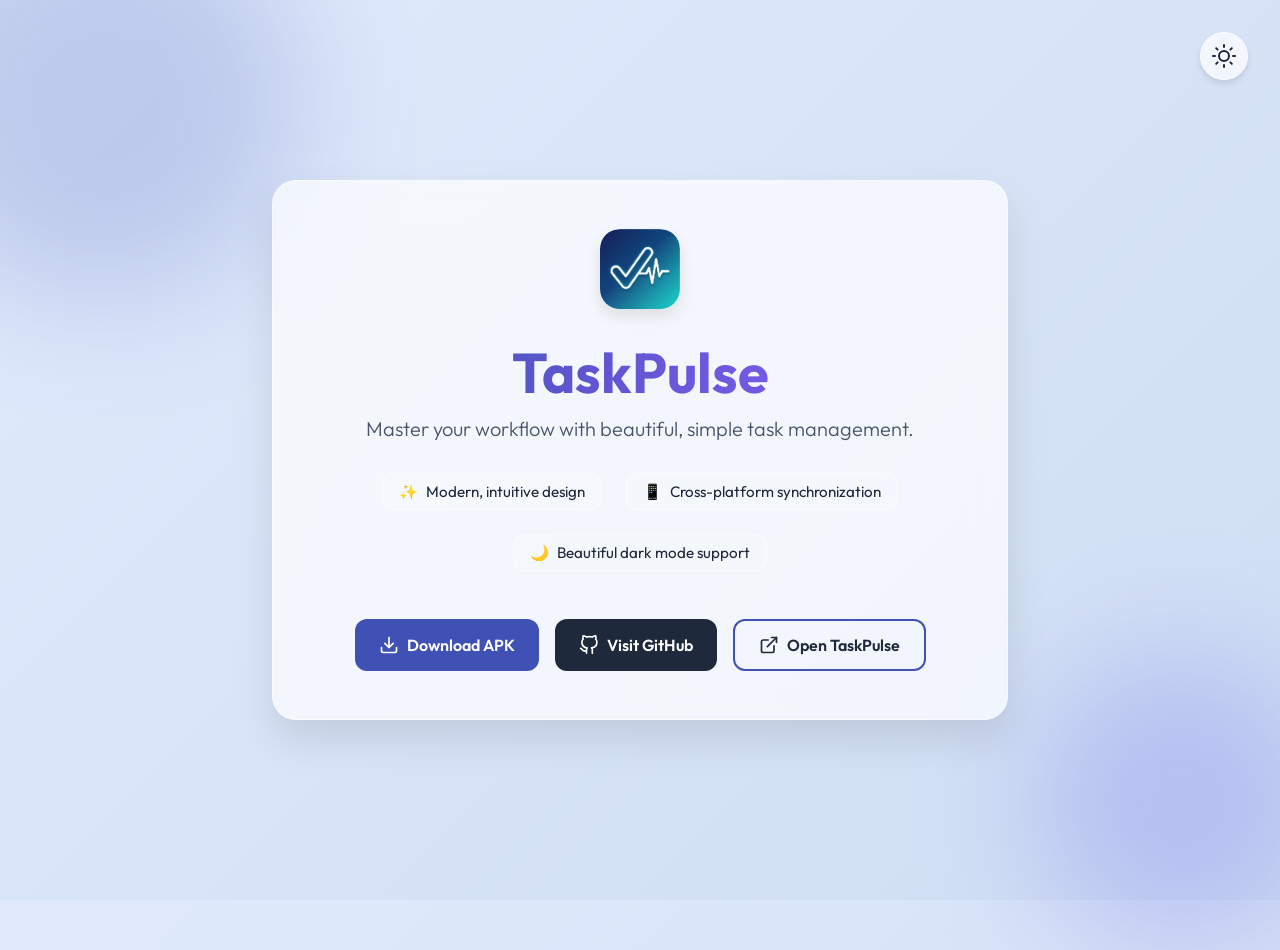
<file: landing/index.html>
<!DOCTYPE html>
<html lang="en">

<head>
    <meta charset="UTF-8">
    <meta name="viewport" content="width=device-width, initial-scale=1.0">
    <title>TaskPulse - Master Your Workflow</title>
    <meta name="description"
        content="TaskPulse is a modern, beautiful task manager designed to help you stay organized and boost productivity.">
    <link rel="icon" type="image/png" href="favicon.png">
    <link href="https://fonts.googleapis.com/css2?family=Outfit:wght@300;400;600;700&display=swap" rel="stylesheet">
    <link rel="stylesheet" href="styles.css">
</head>

<body>
    <!-- Theme Toggle -->
    <button id="theme-toggle" class="theme-toggle" aria-label="Toggle Dark Mode">
        <svg class="sun-icon" xmlns="http://www.w3.org/2000/svg" width="24" height="24" viewBox="0 0 24 24" fill="none"
            stroke="currentColor" stroke-width="2" stroke-linecap="round" stroke-linejoin="round">
            <circle cx="12" cy="12" r="5"></circle>
            <line x1="12" y1="1" x2="12" y2="3"></line>
            <line x1="12" y1="21" x2="12" y2="23"></line>
            <line x1="4.22" y1="4.22" x2="5.64" y2="5.64"></line>
            <line x1="18.36" y1="18.36" x2="19.78" y2="19.78"></line>
            <line x1="1" y1="12" x2="3" y2="12"></line>
            <line x1="21" y1="12" x2="23" y2="12"></line>
            <line x1="4.22" y1="19.78" x2="5.64" y2="18.36"></line>
            <line x1="18.36" y1="5.64" x2="19.78" y2="4.22"></line>
        </svg>
        <svg class="moon-icon" xmlns="http://www.w3.org/2000/svg" width="24" height="24" viewBox="0 0 24 24" fill="none"
            stroke="currentColor" stroke-width="2" stroke-linecap="round" stroke-linejoin="round">
            <path d="M21 12.79A9 9 0 1 1 11.21 3 7 7 0 0 0 21 12.79z"></path>
        </svg>
    </button>

    <main class="container">
        <div class="glass-card">
            <div class="hero-content">
                <div class="logo-container">
                    <img src="favicon.png" alt="TaskPulse Logo" class="logo">
                </div>
                <h1 class="title">TaskPulse</h1>
                <p class="subtitle">Master your workflow with beautiful, simple task management.</p>

                <div class="features">
                    <div class="feature-item">
                        <span class="feature-icon">✨</span>
                        <span class="feature-text">Modern, intuitive design</span>
                    </div>
                    <div class="feature-item">
                        <span class="feature-icon">📱</span>
                        <span class="feature-text">Cross-platform synchronization</span>
                    </div>
                    <div class="feature-item">
                        <span class="feature-icon">🌙</span>
                        <span class="feature-text">Beautiful dark mode support</span>
                    </div>
                </div>

                <div class="actions">
                    <a href="https://github.com/m-m4h4d/mahad-task-manager/releases/latest/download/TaskPulse.apk" class="btn btn-primary">
                        <svg xmlns="http://www.w3.org/2000/svg" width="20" height="20" viewBox="0 0 24 24" fill="none"
                            stroke="currentColor" stroke-width="2" stroke-linecap="round" stroke-linejoin="round">
                            <path d="M21 15v4a2 2 0 0 1-2 2H5a2 2 0 0 1-2-2v-4"></path>
                            <polyline points="7 10 12 15 17 10"></polyline>
                            <line x1="12" y1="15" x2="12" y2="3"></line>
                        </svg>
                        Download APK
                    </a>
                    <a href="https://github.com/m-m4h4d/mahad-task-manager" target="_blank" rel="noopener noreferrer"
                        class="btn btn-secondary">
                        <svg xmlns="http://www.w3.org/2000/svg" width="20" height="20" viewBox="0 0 24 24" fill="none"
                            stroke="currentColor" stroke-width="2" stroke-linecap="round" stroke-linejoin="round">
                            <path
                                d="M9 19c-5 1.5-5-2.5-7-3m14 6v-3.87a3.37 3.37 0 0 0-.94-2.61c3.14-.35 6.44-1.54 6.44-7A5.44 5.44 0 0 0 20 4.77 5.07 5.07 0 0 0 19.91 1S18.73.65 16 2.48a13.38 13.38 0 0 0-7 0C6.27.65 5.09 1 5.09 1A5.07 5.07 0 0 0 5 4.77a5.44 5.44 0 0 0-1.5 3.78c0 5.42 3.3 6.61 6.44 7A3.37 3.37 0 0 0 9 18.13V22">
                            </path>
                        </svg>
                        Visit GitHub
                    </a>
                    <a href="https://task-pulse-gray.vercel.app/" target="_blank" rel="noopener noreferrer"
                        class="btn btn-outline">
                        <svg xmlns="http://www.w3.org/2000/svg" width="20" height="20" viewBox="0 0 24 24" fill="none"
                            stroke="currentColor" stroke-width="2" stroke-linecap="round" stroke-linejoin="round">
                            <path d="M18 13v6a2 2 0 0 1-2 2H5a2 2 0 0 1-2-2V8a2 2 0 0 1 2-2h6"></path>
                            <polyline points="15 3 21 3 21 9"></polyline>
                            <line x1="10" y1="14" x2="21" y2="3"></line>
                        </svg>
                        Open TaskPulse
                    </a>
                </div>
            </div>
        </div>

        <div class="decorative-circle circle-1"></div>
        <div class="decorative-circle circle-2"></div>
    </main>
    <script src="script.js"></script>
</body>

</html>
</file>
<file: landing/styles.css>
:root {
    /* Light Theme */
    --bg-gradient: linear-gradient(135deg, #e0eafc 0%, #cfdef3 100%);
    --card-bg: rgba(255, 255, 255, 0.7);
    --card-border: rgba(255, 255, 255, 0.5);
    --text-primary: #1e293b;
    --text-secondary: #475569;
    --primary-color: #3f51b5;
    /* Indigo */
    --primary-hover: #303f9f;
    --btn-secondary-bg: #1e293b;
    --btn-secondary-hover: #0f172a;
    --circle-1: rgba(63, 81, 181, 0.2);
    --circle-2: rgba(79, 70, 229, 0.2);
}

[data-theme="dark"] {
    /* Dark Theme */
    --bg-gradient: linear-gradient(135deg, #0f172a 0%, #1e1b4b 100%);
    --card-bg: rgba(15, 23, 42, 0.6);
    --card-border: rgba(255, 255, 255, 0.1);
    --text-primary: #f8fafc;
    --text-secondary: #cbd5e1;
    --primary-color: #4f46e5;
    --primary-hover: #6366f1;
    --btn-secondary-bg: #334155;
    --btn-secondary-hover: #475569;
    --circle-1: rgba(79, 70, 229, 0.15);
    --circle-2: rgba(139, 92, 246, 0.15);
}

* {
    margin: 0;
    padding: 0;
    box-sizing: border-box;
    transition: background-color 0.3s ease, color 0.3s ease, border-color 0.3s ease;
}

body {
    font-family: 'Outfit', sans-serif;
    background: var(--bg-gradient);
    color: var(--text-primary);
    min-height: 100vh;
    display: flex;
    justify-content: center;
    align-items: center;
    overflow: hidden;
    position: relative;
}

/* Background Decorative Elements */
.decorative-circle {
    position: absolute;
    border-radius: 50%;
    filter: blur(60px);
    z-index: -1;
    animation: float 10s infinite ease-in-out alternate;
}

.circle-1 {
    width: 400px;
    height: 400px;
    background: var(--circle-1);
    top: -100px;
    left: -100px;
}

.circle-2 {
    width: 300px;
    height: 300px;
    background: var(--circle-2);
    bottom: -50px;
    right: -50px;
    animation-delay: -5s;
}

@keyframes float {
    0% {
        transform: translate(0, 0) scale(1);
    }

    100% {
        transform: translate(30px, 50px) scale(1.1);
    }
}

/* Theme Toggle */
.theme-toggle {
    position: absolute;
    top: 2rem;
    right: 2rem;
    background: var(--card-bg);
    border: 1px solid var(--card-border);
    -webkit-backdrop-filter: blur(10px);
    backdrop-filter: blur(10px);
    color: var(--text-primary);
    width: 48px;
    height: 48px;
    border-radius: 50%;
    display: flex;
    justify-content: center;
    align-items: center;
    cursor: pointer;
    z-index: 10;
    box-shadow: 0 4px 6px rgba(0, 0, 0, 0.1);
}

.theme-toggle:hover {
    transform: scale(1.05);
}

.moon-icon {
    display: none;
}

[data-theme="dark"] .moon-icon {
    display: block;
}

[data-theme="dark"] .sun-icon {
    display: none;
}

/* Main Container */
.container {
    width: 100%;
    max-width: 800px;
    padding: 2rem;
    z-index: 1;
}

/* Glass Card */
.glass-card {
    background: var(--card-bg);
    -webkit-backdrop-filter: blur(16px);
    backdrop-filter: blur(16px);
    border: 1px solid var(--card-border);
    border-radius: 24px;
    padding: 3rem;
    box-shadow: 0 20px 40px rgba(0, 0, 0, 0.1);
    text-align: center;
    animation: slideUp 0.8s cubic-bezier(0.16, 1, 0.3, 1);
}

@keyframes slideUp {
    from {
        opacity: 0;
        transform: translateY(40px);
    }

    to {
        opacity: 1;
        transform: translateY(0);
    }
}

/* Typography & Content */
.logo-container {
    margin-bottom: 1.5rem;
}

.logo {
    width: 80px;
    height: 80px;
    border-radius: 20px;
    box-shadow: 0 8px 16px rgba(0, 0, 0, 0.1);
    animation: pulse 3s infinite alternate;
}

@keyframes pulse {
    0% {
        transform: scale(1);
        box-shadow: 0 8px 16px rgba(0, 0, 0, 0.1);
    }

    100% {
        transform: scale(1.05);
        box-shadow: 0 12px 24px rgba(63, 81, 181, 0.3);
    }
}

.title {
    font-size: 3.5rem;
    font-weight: 700;
    margin-bottom: 0.5rem;
    background: linear-gradient(to right, var(--primary-color), #8b5cf6);
    -webkit-background-clip: text;
    background-clip: text;
    -webkit-text-fill-color: transparent;
}

.subtitle {
    font-size: 1.25rem;
    color: var(--text-secondary);
    margin-bottom: 2rem;
    font-weight: 300;
}

/* Features */
.features {
    display: flex;
    justify-content: center;
    gap: 1.5rem;
    margin-bottom: 3rem;
    flex-wrap: wrap;
}

.feature-item {
    display: flex;
    align-items: center;
    gap: 0.5rem;
    background: rgba(255, 255, 255, 0.1);
    padding: 0.5rem 1rem;
    border-radius: 12px;
    font-size: 0.95rem;
    border: 1px solid var(--card-border);
}

/* Buttons */
.actions {
    display: flex;
    justify-content: center;
    gap: 1rem;
    flex-wrap: wrap;
}

.btn {
    display: inline-flex;
    align-items: center;
    gap: 0.5rem;
    padding: 0.875rem 1.5rem;
    border-radius: 12px;
    font-weight: 600;
    font-size: 1rem;
    text-decoration: none;
    cursor: pointer;
    transition: all 0.2s ease;
}

.btn:hover {
    transform: translateY(-2px);
    box-shadow: 0 10px 20px rgba(0, 0, 0, 0.15);
}

.btn:active {
    transform: translateY(0);
}

.btn-primary {
    background-color: var(--primary-color);
    color: white;
    border: none;
}

.btn-primary:hover {
    background-color: var(--primary-hover);
}

.btn-secondary {
    background-color: var(--btn-secondary-bg);
    color: white;
    border: none;
}

.btn-secondary:hover {
    background-color: var(--btn-secondary-hover);
}

.btn-outline {
    background-color: transparent;
    color: var(--text-primary);
    border: 2px solid var(--primary-color);
}

.btn-outline:hover {
    background-color: var(--primary-color);
    color: white;
}

/* Responsive */
@media (max-width: 600px) {
    .glass-card {
        padding: 2rem;
    }

    .title {
        font-size: 2.5rem;
    }

    .actions {
        flex-direction: column;
    }

    .btn {
        width: 100%;
        justify-content: center;
    }

    .features {
        flex-direction: column;
        align-items: center;
    }
}
</file>
